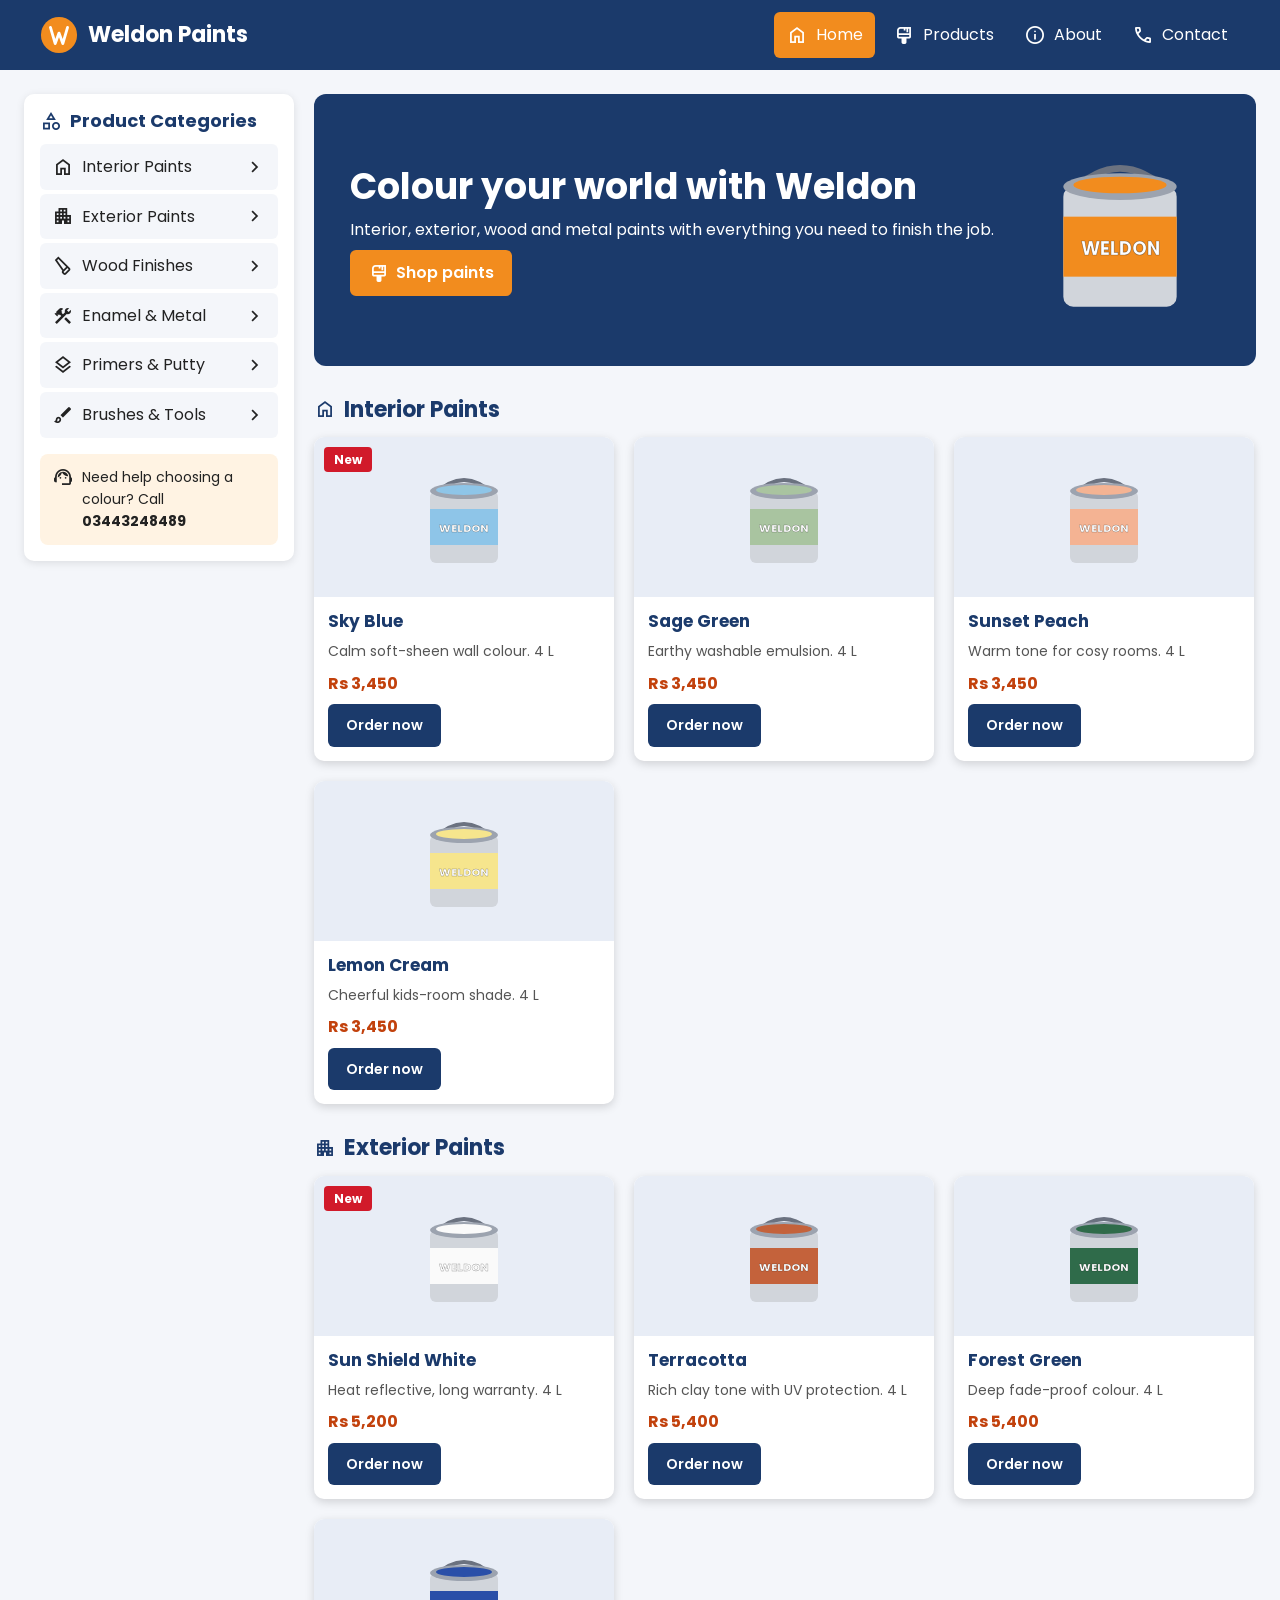
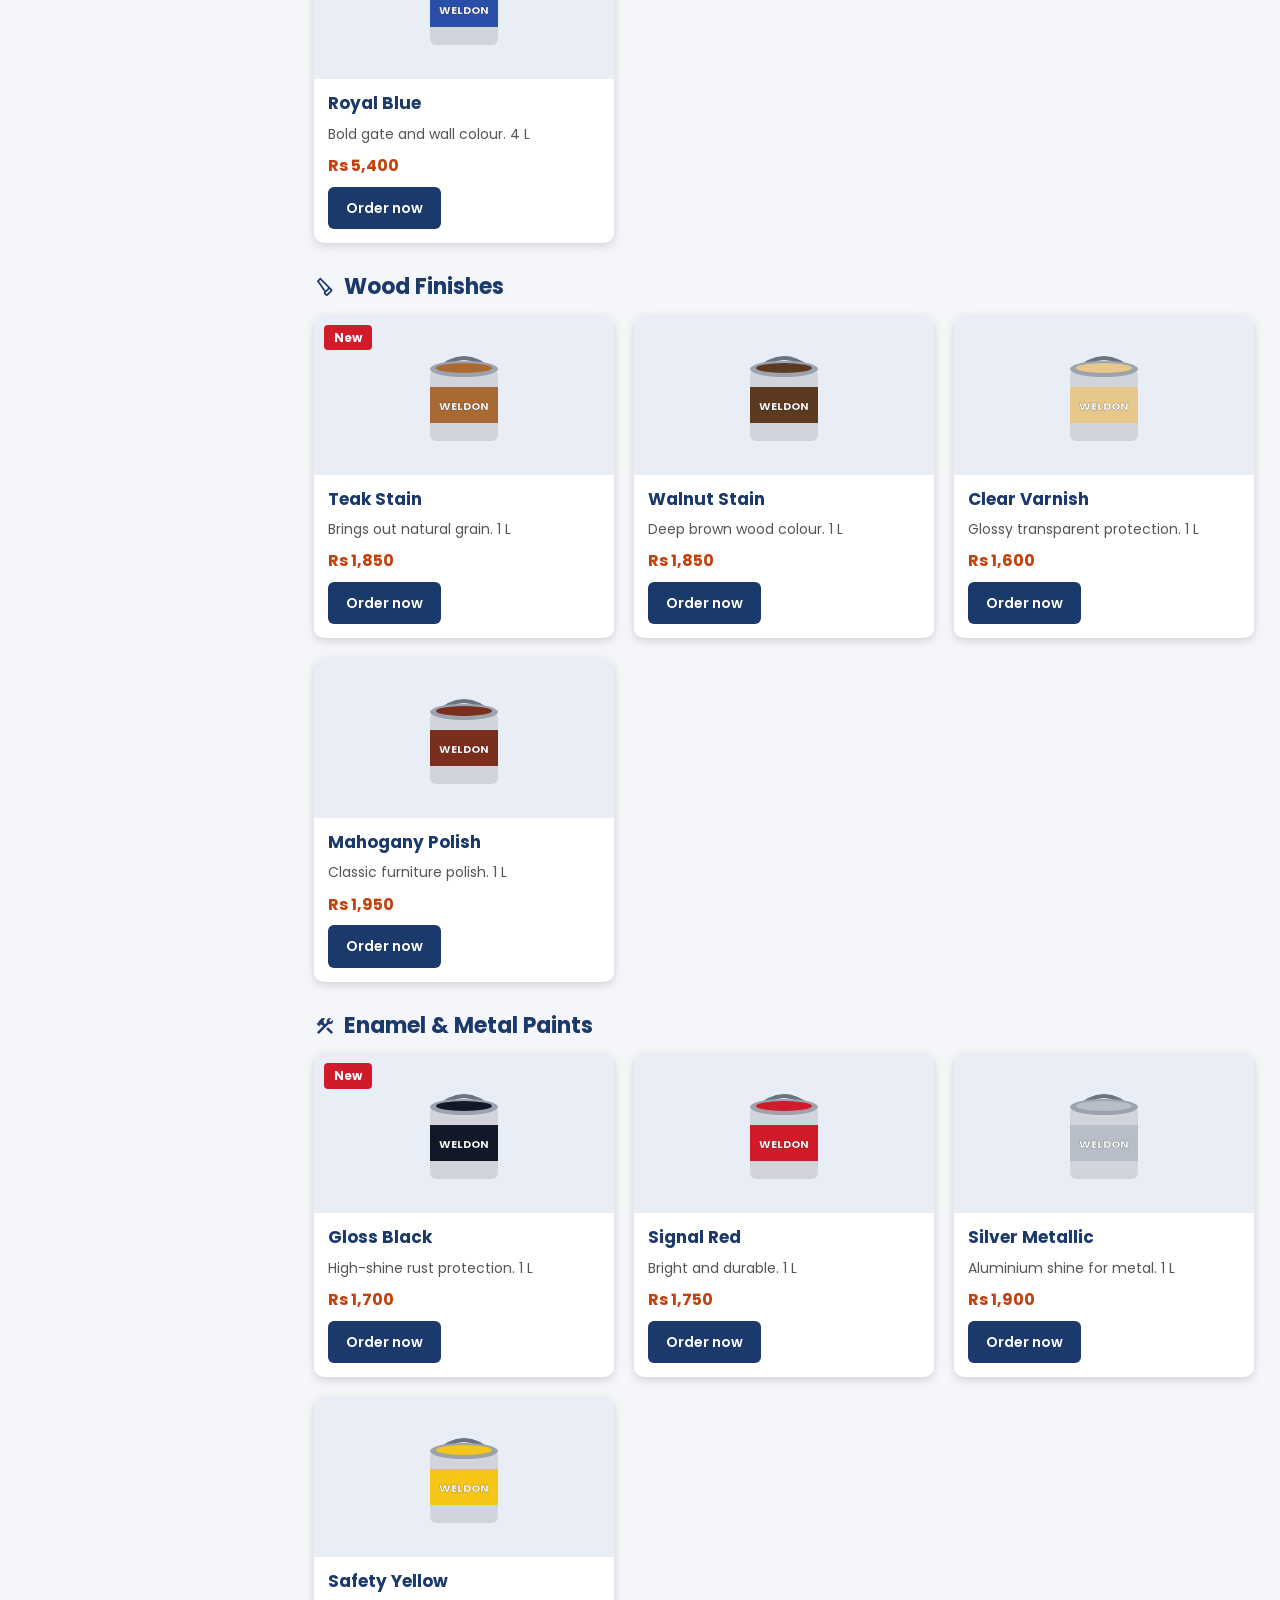
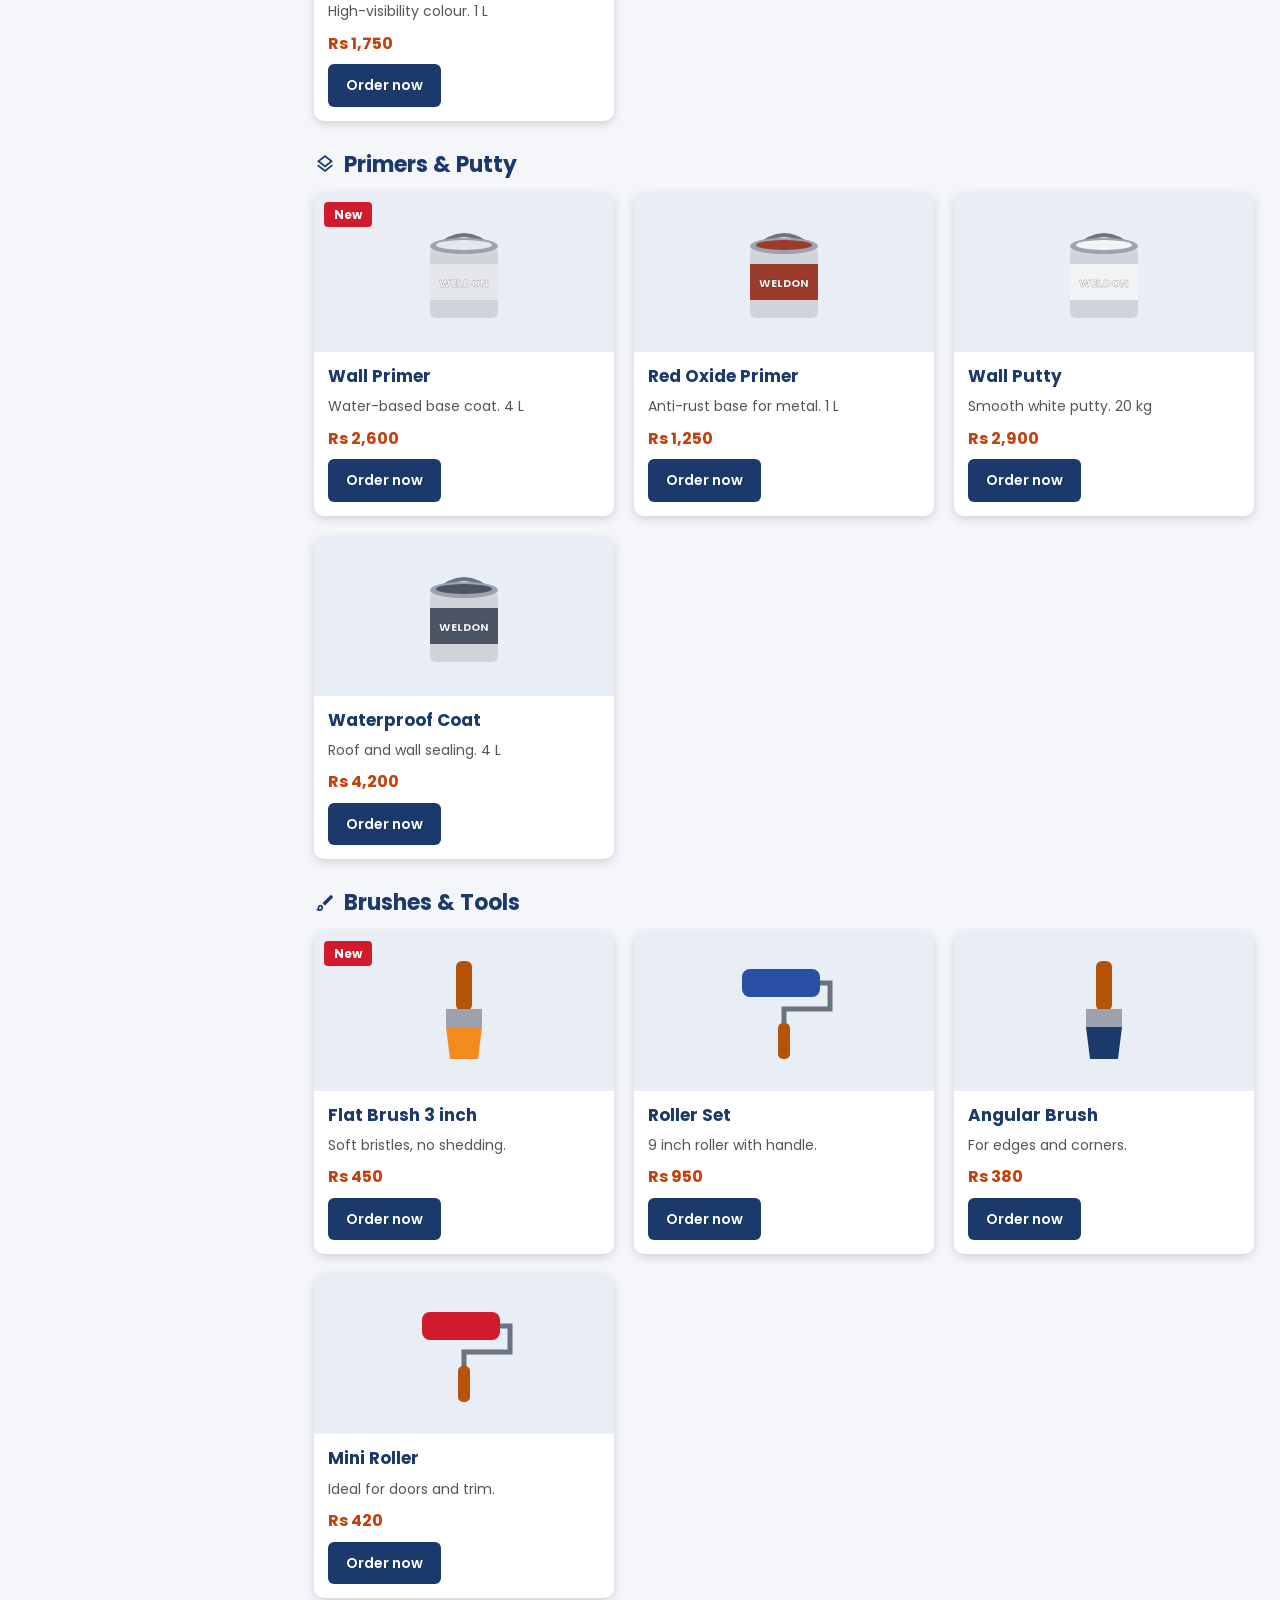
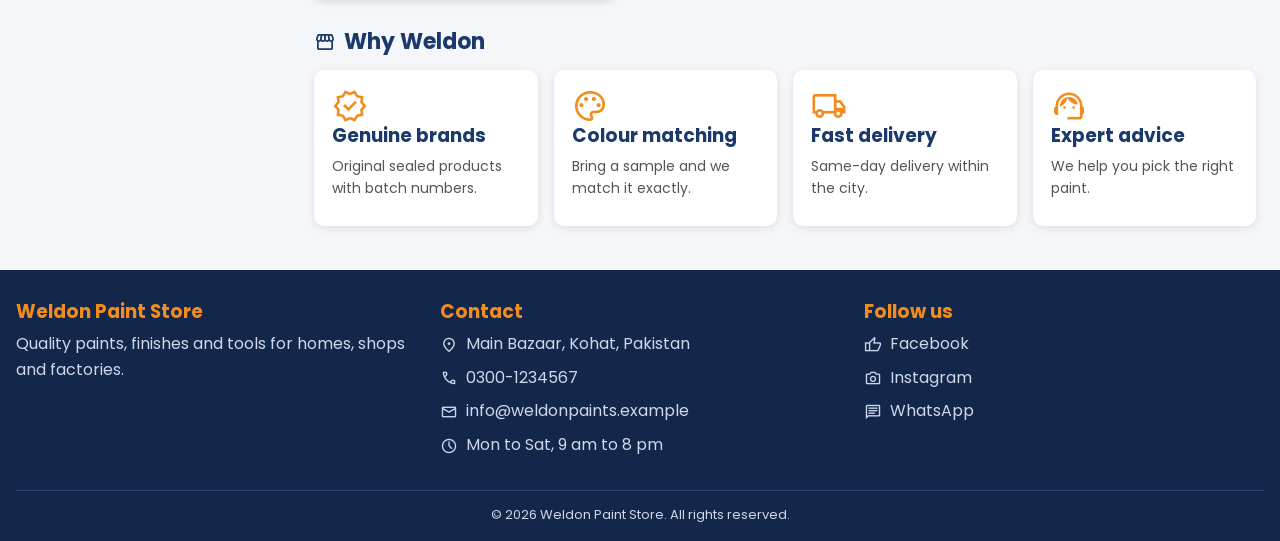
<file: index.html>
<!doctype html>
<html lang="en">
  <head>
    <meta charset="UTF-8" />
    <meta name="viewport" content="width=device-width, initial-scale=1" />
    <title>Weldon Paint Store</title>
    <link rel="preconnect" href="https://fonts.googleapis.com" />
    <link rel="preconnect" href="https://fonts.gstatic.com" crossorigin />
    <link
      href="https://fonts.googleapis.com/css2?family=Poppins:wght@400;600;700&family=Material+Symbols+Outlined&display=swap"
      rel="stylesheet"
    />
    <link rel="stylesheet" href="style.css" />
  </head>
  <body>
    <!-- Reusable SVG shapes -->
    <svg width="0" height="0" style="position: absolute" aria-hidden="true">
      <symbol id="can" viewBox="0 0 120 120">
        <path
          d="M30 38Q60 8 90 38"
          fill="none"
          stroke="#6b7280"
          stroke-width="4"
        />
        <rect x="26" y="34" width="68" height="72" rx="6" fill="#d1d5db" />
        <rect x="26" y="52" width="68" height="36" fill="currentColor" />
        <ellipse cx="60" cy="34" rx="34" ry="8" fill="#9ca3af" />
        <ellipse cx="60" cy="33" rx="28" ry="5" fill="currentColor" />
        <text
          x="60"
          y="75"
          font-size="11"
          font-weight="700"
          text-anchor="middle"
          fill="#ffffff"
          stroke="#00000066"
          stroke-width=".4"
        >
          WELDON
        </text>
      </symbol>
      <symbol id="brush" viewBox="0 0 120 120">
        <rect x="52" y="10" width="16" height="50" rx="6" fill="#b45309" />
        <rect x="42" y="58" width="36" height="18" fill="#9ca3af" />
        <path d="M42 76h36l-4 32H46z" fill="currentColor" />
      </symbol>
      <symbol id="roller" viewBox="0 0 120 120">
        <rect x="18" y="18" width="78" height="28" rx="8" fill="currentColor" />
        <path
          d="M96 32h10v26H60v14"
          fill="none"
          stroke="#6b7280"
          stroke-width="5"
        />
        <rect x="54" y="72" width="12" height="36" rx="5" fill="#b45309" />
      </symbol>
    </svg>

    <!-- Navbar -->
    <header class="navbar">
      <a class="brand" href="#home">
        <svg viewBox="0 0 40 40" width="38" height="38" aria-hidden="true">
          <circle cx="20" cy="20" r="19" fill="#f28c1e" />
          <path
            d="M11 12l5 17 4-11 4 11 5-17"
            fill="none"
            stroke="#fff"
            stroke-width="3"
            stroke-linejoin="round"
            stroke-linecap="round"
          />
        </svg>
        Weldon Paints
      </a>
      <ul class="nav-links">
        <li>
          <a class="active" href="#home"
            ><span class="material-symbols-outlined">home</span> Home</a
          >
        </li>
        <li>
          <a href="#interior"
            ><span class="material-symbols-outlined">format_paint</span>
            Products</a
          >
        </li>
        <li>
          <a href="#about"
            ><span class="material-symbols-outlined">info</span> About</a
          >
        </li>
        <li>
          <a href="#contact"
            ><span class="material-symbols-outlined">call</span> Contact</a
          >
        </li>
      </ul>
    </header>

    <div class="page">
      <!-- Sidebar -->
      <aside class="sidebar">
        <h2>
          <span class="material-symbols-outlined">category</span> Product
          Categories
        </h2>
        <ul>
          <li>
            <a href="#interior"
              ><span class="side-left"
                ><span class="material-symbols-outlined">home</span> Interior
                Paints</span
              ><span class="material-symbols-outlined">chevron_right</span></a
            >
          </li>
          <li>
            <a href="#exterior"
              ><span class="side-left"
                ><span class="material-symbols-outlined">apartment</span>
                Exterior Paints</span
              ><span class="material-symbols-outlined">chevron_right</span></a
            >
          </li>
          <li>
            <a href="#wood"
              ><span class="side-left"
                ><span class="material-symbols-outlined">carpenter</span> Wood
                Finishes</span
              ><span class="material-symbols-outlined">chevron_right</span></a
            >
          </li>
          <li>
            <a href="#enamel"
              ><span class="side-left"
                ><span class="material-symbols-outlined">construction</span>
                Enamel &amp; Metal</span
              ><span class="material-symbols-outlined">chevron_right</span></a
            >
          </li>
          <li>
            <a href="#primers"
              ><span class="side-left"
                ><span class="material-symbols-outlined">layers</span> Primers
                &amp; Putty</span
              ><span class="material-symbols-outlined">chevron_right</span></a
            >
          </li>
          <li>
            <a href="#tools"
              ><span class="side-left"
                ><span class="material-symbols-outlined">brush</span> Brushes
                &amp; Tools</span
              ><span class="material-symbols-outlined">chevron_right</span></a
            >
          </li>
        </ul>
        <div class="side-help">
          <span class="material-symbols-outlined">support_agent</span>
          <p>Need help choosing a colour? Call <strong>03443248489</strong></p>
        </div>
      </aside>

      <main class="main">
        <!-- Hero -->
        <section class="hero" id="home">
          <div class="hero-text">
            <h1>Colour your world with Weldon</h1>
            <p>
              Interior, exterior, wood and metal paints with everything you need
              to finish the job.
            </p>
            <a class="btn" href="#interior"
              ><span class="material-symbols-outlined">format_paint</span> Shop
              paints</a
            >
          </div>
          <svg class="hero-img" style="color: #f28c1e"><use href="#can" /></svg>
        </section>

        <!-- Interior -->
        <h2 class="title" id="interior">
          <span class="material-symbols-outlined">home</span> Interior Paints
        </h2>
        <div class="cards">
          <article class="card">
            <span class="badge">New</span>
            <div class="card-img">
              <svg style="color: #8ec5e8"><use href="#can" /></svg>
            </div>
            <div class="card-body">
              <h3>Sky Blue</h3>
              <p>Calm soft-sheen wall colour. 4 L</p>
              <p class="price">Rs 3,450</p>
              <a class="btn btn-dark" href="#contact">Order now</a>
            </div>
          </article>
          <article class="card">
            <div class="card-img">
              <svg style="color: #a9c4a0"><use href="#can" /></svg>
            </div>
            <div class="card-body">
              <h3>Sage Green</h3>
              <p>Earthy washable emulsion. 4 L</p>
              <p class="price">Rs 3,450</p>
              <a class="btn btn-dark" href="#contact">Order now</a>
            </div>
          </article>
          <article class="card">
            <div class="card-img">
              <svg style="color: #f4b393"><use href="#can" /></svg>
            </div>
            <div class="card-body">
              <h3>Sunset Peach</h3>
              <p>Warm tone for cosy rooms. 4 L</p>
              <p class="price">Rs 3,450</p>
              <a class="btn btn-dark" href="#contact">Order now</a>
            </div>
          </article>
          <article class="card">
            <div class="card-img">
              <svg style="color: #f6e58d"><use href="#can" /></svg>
            </div>
            <div class="card-body">
              <h3>Lemon Cream</h3>
              <p>Cheerful kids-room shade. 4 L</p>
              <p class="price">Rs 3,450</p>
              <a class="btn btn-dark" href="#contact">Order now</a>
            </div>
          </article>
        </div>

        <!-- Exterior -->
        <h2 class="title" id="exterior">
          <span class="material-symbols-outlined">apartment</span> Exterior
          Paints
        </h2>
        <div class="cards">
          <article class="card">
            <span class="badge">New</span>
            <div class="card-img">
              <svg style="color: #fafafa"><use href="#can" /></svg>
            </div>
            <div class="card-body">
              <h3>Sun Shield White</h3>
              <p>Heat reflective, long warranty. 4 L</p>
              <p class="price">Rs 5,200</p>
              <a class="btn btn-dark" href="#contact">Order now</a>
            </div>
          </article>
          <article class="card">
            <div class="card-img">
              <svg style="color: #c4623b"><use href="#can" /></svg>
            </div>
            <div class="card-body">
              <h3>Terracotta</h3>
              <p>Rich clay tone with UV protection. 4 L</p>
              <p class="price">Rs 5,400</p>
              <a class="btn btn-dark" href="#contact">Order now</a>
            </div>
          </article>
          <article class="card">
            <div class="card-img">
              <svg style="color: #2f6b4a"><use href="#can" /></svg>
            </div>
            <div class="card-body">
              <h3>Forest Green</h3>
              <p>Deep fade-proof colour. 4 L</p>
              <p class="price">Rs 5,400</p>
              <a class="btn btn-dark" href="#contact">Order now</a>
            </div>
          </article>
          <article class="card">
            <div class="card-img">
              <svg style="color: #2a4fa8"><use href="#can" /></svg>
            </div>
            <div class="card-body">
              <h3>Royal Blue</h3>
              <p>Bold gate and wall colour. 4 L</p>
              <p class="price">Rs 5,400</p>
              <a class="btn btn-dark" href="#contact">Order now</a>
            </div>
          </article>
        </div>

        <!-- Wood -->
        <h2 class="title" id="wood">
          <span class="material-symbols-outlined">carpenter</span> Wood Finishes
        </h2>
        <div class="cards">
          <article class="card">
            <span class="badge">New</span>
            <div class="card-img">
              <svg style="color: #a86a32"><use href="#can" /></svg>
            </div>
            <div class="card-body">
              <h3>Teak Stain</h3>
              <p>Brings out natural grain. 1 L</p>
              <p class="price">Rs 1,850</p>
              <a class="btn btn-dark" href="#contact">Order now</a>
            </div>
          </article>
          <article class="card">
            <div class="card-img">
              <svg style="color: #5c3a21"><use href="#can" /></svg>
            </div>
            <div class="card-body">
              <h3>Walnut Stain</h3>
              <p>Deep brown wood colour. 1 L</p>
              <p class="price">Rs 1,850</p>
              <a class="btn btn-dark" href="#contact">Order now</a>
            </div>
          </article>
          <article class="card">
            <div class="card-img">
              <svg style="color: #e6c98a"><use href="#can" /></svg>
            </div>
            <div class="card-body">
              <h3>Clear Varnish</h3>
              <p>Glossy transparent protection. 1 L</p>
              <p class="price">Rs 1,600</p>
              <a class="btn btn-dark" href="#contact">Order now</a>
            </div>
          </article>
          <article class="card">
            <div class="card-img">
              <svg style="color: #7a2e1d"><use href="#can" /></svg>
            </div>
            <div class="card-body">
              <h3>Mahogany Polish</h3>
              <p>Classic furniture polish. 1 L</p>
              <p class="price">Rs 1,950</p>
              <a class="btn btn-dark" href="#contact">Order now</a>
            </div>
          </article>
        </div>

        <!-- Enamel -->
        <h2 class="title" id="enamel">
          <span class="material-symbols-outlined">construction</span> Enamel
          &amp; Metal Paints
        </h2>
        <div class="cards">
          <article class="card">
            <span class="badge">New</span>
            <div class="card-img">
              <svg style="color: #111827"><use href="#can" /></svg>
            </div>
            <div class="card-body">
              <h3>Gloss Black</h3>
              <p>High-shine rust protection. 1 L</p>
              <p class="price">Rs 1,700</p>
              <a class="btn btn-dark" href="#contact">Order now</a>
            </div>
          </article>
          <article class="card">
            <div class="card-img">
              <svg style="color: #d11a2a"><use href="#can" /></svg>
            </div>
            <div class="card-body">
              <h3>Signal Red</h3>
              <p>Bright and durable. 1 L</p>
              <p class="price">Rs 1,750</p>
              <a class="btn btn-dark" href="#contact">Order now</a>
            </div>
          </article>
          <article class="card">
            <div class="card-img">
              <svg style="color: #b8bec7"><use href="#can" /></svg>
            </div>
            <div class="card-body">
              <h3>Silver Metallic</h3>
              <p>Aluminium shine for metal. 1 L</p>
              <p class="price">Rs 1,900</p>
              <a class="btn btn-dark" href="#contact">Order now</a>
            </div>
          </article>
          <article class="card">
            <div class="card-img">
              <svg style="color: #f5c518"><use href="#can" /></svg>
            </div>
            <div class="card-body">
              <h3>Safety Yellow</h3>
              <p>High-visibility colour. 1 L</p>
              <p class="price">Rs 1,750</p>
              <a class="btn btn-dark" href="#contact">Order now</a>
            </div>
          </article>
        </div>

        <!-- Primers -->
        <h2 class="title" id="primers">
          <span class="material-symbols-outlined">layers</span> Primers &amp;
          Putty
        </h2>
        <div class="cards">
          <article class="card">
            <span class="badge">New</span>
            <div class="card-img">
              <svg style="color: #e5e7eb"><use href="#can" /></svg>
            </div>
            <div class="card-body">
              <h3>Wall Primer</h3>
              <p>Water-based base coat. 4 L</p>
              <p class="price">Rs 2,600</p>
              <a class="btn btn-dark" href="#contact">Order now</a>
            </div>
          </article>
          <article class="card">
            <div class="card-img">
              <svg style="color: #9b3b2c"><use href="#can" /></svg>
            </div>
            <div class="card-body">
              <h3>Red Oxide Primer</h3>
              <p>Anti-rust base for metal. 1 L</p>
              <p class="price">Rs 1,250</p>
              <a class="btn btn-dark" href="#contact">Order now</a>
            </div>
          </article>
          <article class="card">
            <div class="card-img">
              <svg style="color: #f3f4f6"><use href="#can" /></svg>
            </div>
            <div class="card-body">
              <h3>Wall Putty</h3>
              <p>Smooth white putty. 20 kg</p>
              <p class="price">Rs 2,900</p>
              <a class="btn btn-dark" href="#contact">Order now</a>
            </div>
          </article>
          <article class="card">
            <div class="card-img">
              <svg style="color: #4b5563"><use href="#can" /></svg>
            </div>
            <div class="card-body">
              <h3>Waterproof Coat</h3>
              <p>Roof and wall sealing. 4 L</p>
              <p class="price">Rs 4,200</p>
              <a class="btn btn-dark" href="#contact">Order now</a>
            </div>
          </article>
        </div>

        <!-- Tools -->
        <h2 class="title" id="tools">
          <span class="material-symbols-outlined">brush</span> Brushes &amp;
          Tools
        </h2>
        <div class="cards">
          <article class="card">
            <span class="badge">New</span>
            <div class="card-img">
              <svg style="color: #f28c1e"><use href="#brush" /></svg>
            </div>
            <div class="card-body">
              <h3>Flat Brush 3 inch</h3>
              <p>Soft bristles, no shedding.</p>
              <p class="price">Rs 450</p>
              <a class="btn btn-dark" href="#contact">Order now</a>
            </div>
          </article>
          <article class="card">
            <div class="card-img">
              <svg style="color: #2a4fa8"><use href="#roller" /></svg>
            </div>
            <div class="card-body">
              <h3>Roller Set</h3>
              <p>9 inch roller with handle.</p>
              <p class="price">Rs 950</p>
              <a class="btn btn-dark" href="#contact">Order now</a>
            </div>
          </article>
          <article class="card">
            <div class="card-img">
              <svg style="color: #1b3a6b"><use href="#brush" /></svg>
            </div>
            <div class="card-body">
              <h3>Angular Brush</h3>
              <p>For edges and corners.</p>
              <p class="price">Rs 380</p>
              <a class="btn btn-dark" href="#contact">Order now</a>
            </div>
          </article>
          <article class="card">
            <div class="card-img">
              <svg style="color: #d11a2a"><use href="#roller" /></svg>
            </div>
            <div class="card-body">
              <h3>Mini Roller</h3>
              <p>Ideal for doors and trim.</p>
              <p class="price">Rs 420</p>
              <a class="btn btn-dark" href="#contact">Order now</a>
            </div>
          </article>
        </div>

        <!-- About -->
        <h2 class="title" id="about">
          <span class="material-symbols-outlined">storefront</span> Why Weldon
        </h2>
        <div class="features">
          <div class="feature">
            <span class="material-symbols-outlined big">verified</span>
            <h3>Genuine brands</h3>
            <p>Original sealed products with batch numbers.</p>
          </div>
          <div class="feature">
            <span class="material-symbols-outlined big">palette</span>
            <h3>Colour matching</h3>
            <p>Bring a sample and we match it exactly.</p>
          </div>
          <div class="feature">
            <span class="material-symbols-outlined big">local_shipping</span>
            <h3>Fast delivery</h3>
            <p>Same-day delivery within the city.</p>
          </div>
          <div class="feature">
            <span class="material-symbols-outlined big">support_agent</span>
            <h3>Expert advice</h3>
            <p>We help you pick the right paint.</p>
          </div>
        </div>
      </main>
    </div>

    <!-- Footer -->
    <footer class="footer" id="contact">
      <div class="footer-cols">
        <div class="footer-col">
          <h3>Weldon Paint Store</h3>
          <p>
            Quality paints, finishes and tools for homes, shops and factories.
          </p>
        </div>
        <div class="footer-col">
          <h3>Contact</h3>
          <p>
            <span class="material-symbols-outlined">location_on</span> Main
            Bazaar, Kohat, Pakistan
          </p>
          <p>
            <span class="material-symbols-outlined">call</span> 0300-1234567
          </p>
          <p>
            <span class="material-symbols-outlined">mail</span>
            info@weldonpaints.example
          </p>
          <p>
            <span class="material-symbols-outlined">schedule</span> Mon to Sat,
            9 am to 8 pm
          </p>
        </div>
        <div class="footer-col">
          <h3>Follow us</h3>
          <p>
            <a href="https://facebook.com" target="_blank"
              ><span class="material-symbols-outlined">thumb_up</span>
              Facebook</a
            >
          </p>
          <p>
            <a href="https://instagram.com" target="_blank"
              ><span class="material-symbols-outlined">photo_camera</span>
              Instagram</a
            >
          </p>
          <p>
            <a href="https://wa.me/923443248489" target="_blank"
              ><span class="material-symbols-outlined">chat</span> WhatsApp</a
            >
          </p>
        </div>
      </div>
      <p class="copy">&copy; 2026 Weldon Paint Store. All rights reserved.</p>
    </footer>
  </body>
</html>
</file>
<file: style.css>
* {
  box-sizing: border-box;
}
html {
  scroll-behavior: smooth;
}
body {
  margin: 0;
  font-family: "Poppins", Arial, sans-serif;
  color: #222222;
  background-color: #f4f6fa;
  line-height: 1.6;
}
a {
  color: inherit;
  text-decoration: none;
}
ul {
  list-style: none;
  margin: 0;
  padding: 0;
}
h1,
h2,
h3 {
  margin: 0 0 8px;
  line-height: 1.25;
  color: #1b3a6b;
}
p {
  margin: 0 0 8px;
}

.material-symbols-outlined {
  font-family: "Material Symbols Outlined";
  font-weight: normal;
  font-style: normal;
  font-size: 22px;
  line-height: 1;
  display: inline-block;
  text-transform: none;
  letter-spacing: normal;
  white-space: nowrap;
  direction: ltr;
  vertical-align: middle;
}
.big {
  font-size: 36px;
}

/* Navbar: vertical on mobile, horizontal on desktop */
.navbar {
  background-color: #1b3a6b;
  color: #ffffff;
  display: flex;
  flex-direction: column;
  padding: 12px 16px;
}
.brand {
  display: flex;
  align-items: center;
  gap: 10px;
  font-size: 22px;
  font-weight: 700;
  color: #ffffff;
}
.nav-links {
  display: flex;
  flex-direction: column;
  gap: 4px;
  margin-top: 12px;
}
.nav-links a {
  display: flex;
  align-items: center;
  gap: 8px;
  padding: 10px 12px;
  border-radius: 6px;
  color: #ffffff;
}
.nav-links a.active {
  background-color: #f28c1e;
}

/* Page layout */
.page {
  display: flex;
  flex-direction: column;
  gap: 20px;
  max-width: 1280px;
  margin: 0 auto;
  padding: 16px;
}
.main {
  flex: 1;
  min-width: 0;
}

/* Sidebar */
.sidebar {
  background-color: #ffffff;
  border-radius: 10px;
  padding: 16px;
  box-shadow: 0 2px 8px rgba(0, 0, 0, 0.1);
}
.sidebar h2 {
  display: flex;
  align-items: center;
  gap: 8px;
  font-size: 18px;
  margin-bottom: 12px;
}
.sidebar li {
  margin-bottom: 4px;
}
.sidebar li a {
  display: flex;
  align-items: center;
  justify-content: space-between;
  padding: 10px 12px;
  border-radius: 6px;
  background-color: #f4f6fa;
}
.side-left {
  display: flex;
  align-items: center;
  gap: 8px;
}
.side-help {
  display: flex;
  align-items: flex-start;
  gap: 8px;
  margin-top: 16px;
  padding: 12px;
  border-radius: 8px;
  background-color: #fff3e3;
  font-size: 14px;
}
.side-help p {
  margin: 0;
}

/* Hero */
.hero {
  display: flex;
  flex-direction: column;
  align-items: center;
  text-align: center;
  gap: 20px;
  background-color: #1b3a6b;
  color: #ffffff;
  border-radius: 12px;
  padding: 28px 20px;
  margin-bottom: 24px;
}
.hero h1 {
  color: #ffffff;
  font-size: 28px;
}
.hero-img {
  width: 150px;
  height: 150px;
}

.btn {
  display: inline-flex;
  align-items: center;
  gap: 6px;
  background-color: #f28c1e;
  color: #ffffff;
  font-weight: 600;
  padding: 10px 18px;
  border-radius: 6px;
}
.btn-dark {
  background-color: #1b3a6b;
  font-size: 14px;
}

.title {
  display: flex;
  align-items: center;
  gap: 8px;
  margin: 30px 0 14px;
  font-size: 22px;
  scroll-margin-top: 90px;
}

/* Cards */
.cards {
  display: flex;
  flex-wrap: wrap;
  gap: 20px;
}
.card {
  position: relative;
  flex: 0 0 100%;
  display: flex;
  flex-direction: column;
  background-color: #ffffff;
  border-radius: 10px;
  overflow: hidden;
  box-shadow: 0 3px 10px rgba(0, 0, 0, 0.15);
}
.card-img {
  display: flex;
  align-items: center;
  justify-content: center;
  padding: 20px;
  background-color: #e8edf6;
}
.card-img svg {
  width: 120px;
  height: 120px;
}
.card-body {
  display: flex;
  flex-direction: column;
  flex: 1;
  padding: 14px;
}
.card-body h3 {
  font-size: 17px;
}
.card-body p {
  font-size: 14px;
  color: #555555;
}
.card-body .btn {
  margin-top: auto;
  align-self: flex-start;
}
.card-body .price {
  font-weight: 700;
  font-size: 16px;
  color: #c2410c;
}
.badge {
  position: absolute;
  top: 10px;
  left: 10px;
  background-color: #d11a2a;
  color: #ffffff;
  font-size: 12px;
  font-weight: 700;
  padding: 3px 10px;
  border-radius: 4px;
}

/* Features */
.features {
  display: flex;
  flex-wrap: wrap;
  gap: 16px;
}
.feature {
  flex: 1 1 220px;
  background-color: #ffffff;
  border-radius: 10px;
  padding: 18px;
  box-shadow: 0 2px 8px rgba(0, 0, 0, 0.1);
}
.feature .big {
  color: #f28c1e;
}
.feature p {
  font-size: 14px;
  color: #555555;
}

/* Footer */
.footer {
  background-color: #12274a;
  color: #cfd8ea;
  padding: 30px 16px 16px;
  margin-top: 20px;
}
.footer-cols {
  display: flex;
  flex-direction: column;
  gap: 24px;
  max-width: 1280px;
  margin: 0 auto;
}
.footer-col {
  flex: 1;
}
.footer h3 {
  color: #f28c1e;
}
.footer .material-symbols-outlined {
  font-size: 18px;
  margin-right: 4px;
}
.copy {
  text-align: center;
  margin: 24px 0 0;
  padding-top: 14px;
  border-top: 1px solid #2c4470;
  font-size: 13px;
}

/* Tablet: 768px and up */
@media (min-width: 768px) {
  .hero {
    flex-direction: row;
    text-align: left;
    justify-content: space-between;
    padding: 36px;
  }
  .hero h1 {
    font-size: 36px;
  }
  .hero-img {
    width: 200px;
    height: 200px;
  }
  .card {
    flex: 0 0 calc(50% - 10px);
  }
  .footer-cols {
    flex-direction: row;
  }
}

/* Desktop: 992px and up */
@media (min-width: 992px) {
  .navbar {
    flex-direction: row;
    align-items: center;
    justify-content: space-between;
    padding: 12px 40px;
    position: sticky;
    top: 0;
    z-index: 10;
  }
  .nav-links {
    flex-direction: row;
    margin-top: 0;
    gap: 6px;
  }
  .page {
    flex-direction: row;
    padding: 24px;
  }
  .sidebar {
    flex: 0 0 270px;
    align-self: flex-start;
    position: sticky;
    top: 90px;
  }
  .card {
    flex: 0 0 calc(33.333% - 14px);
  }
}
</file>
